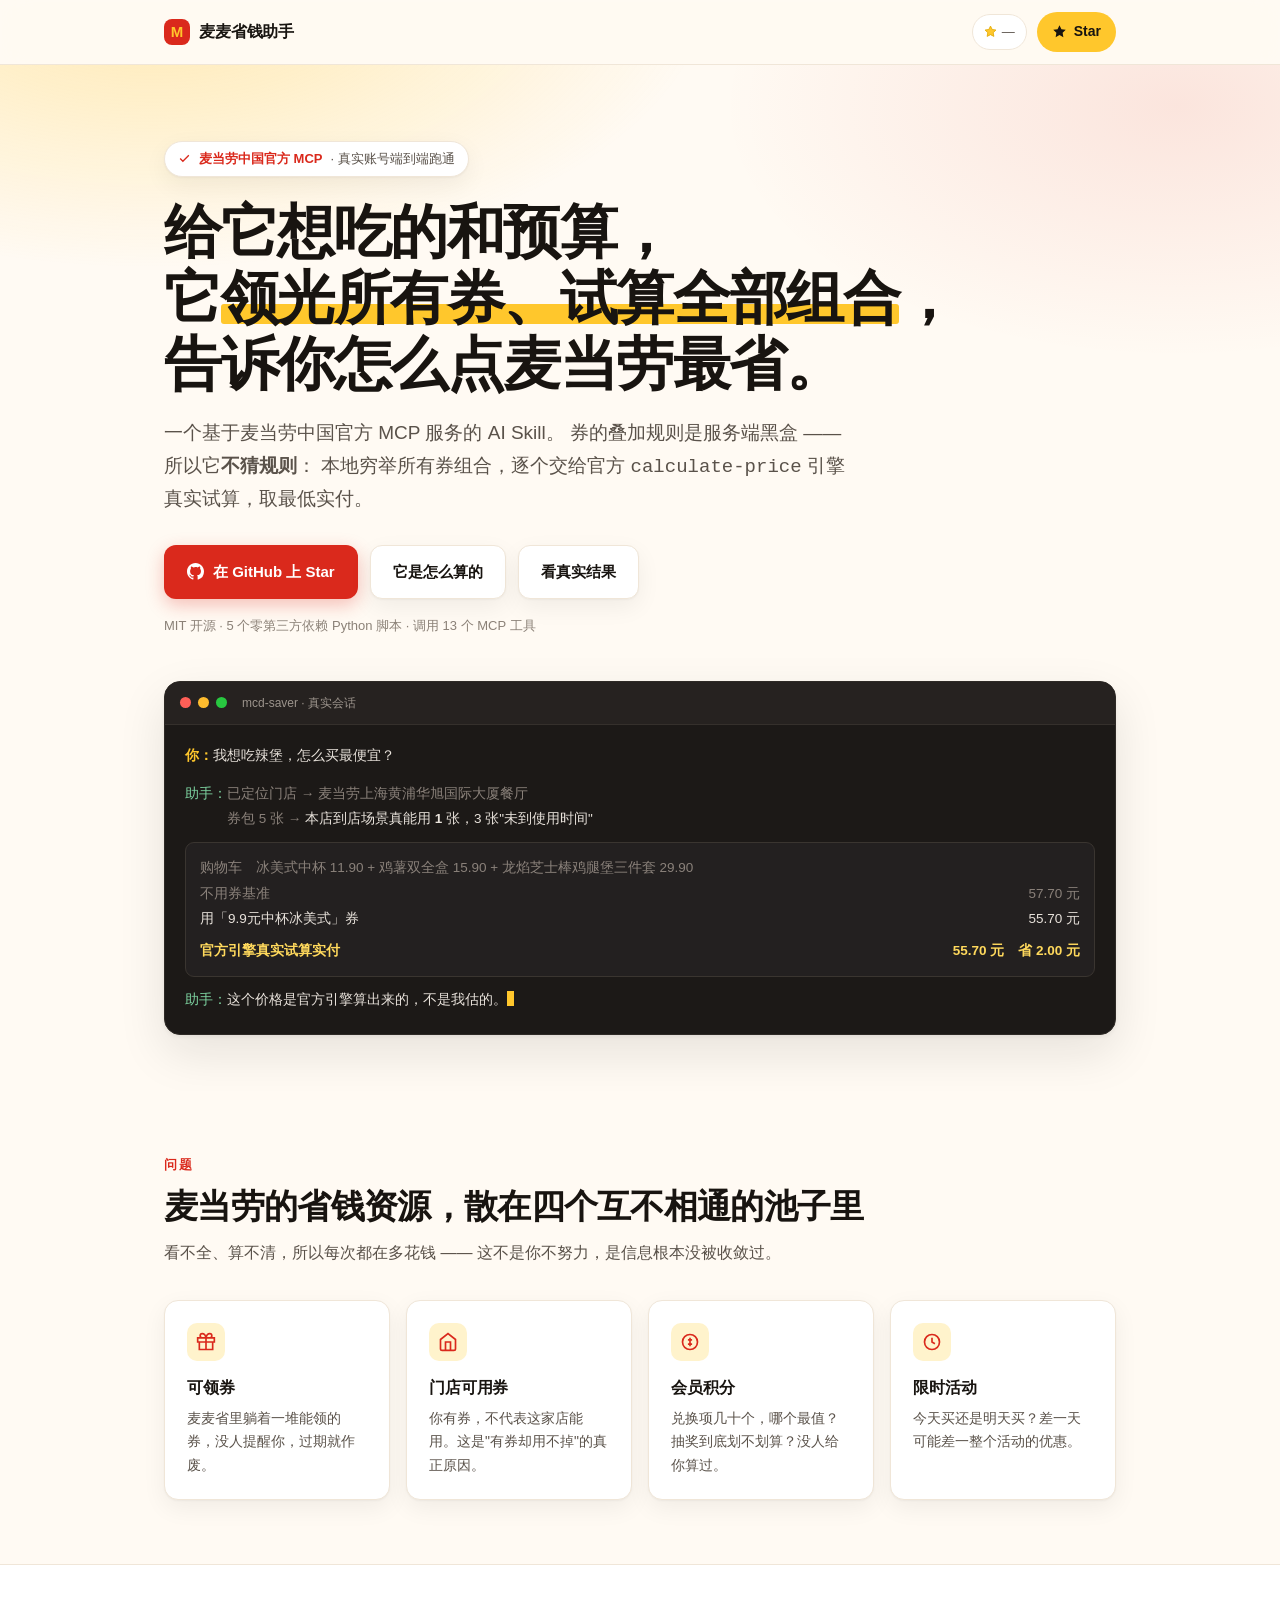
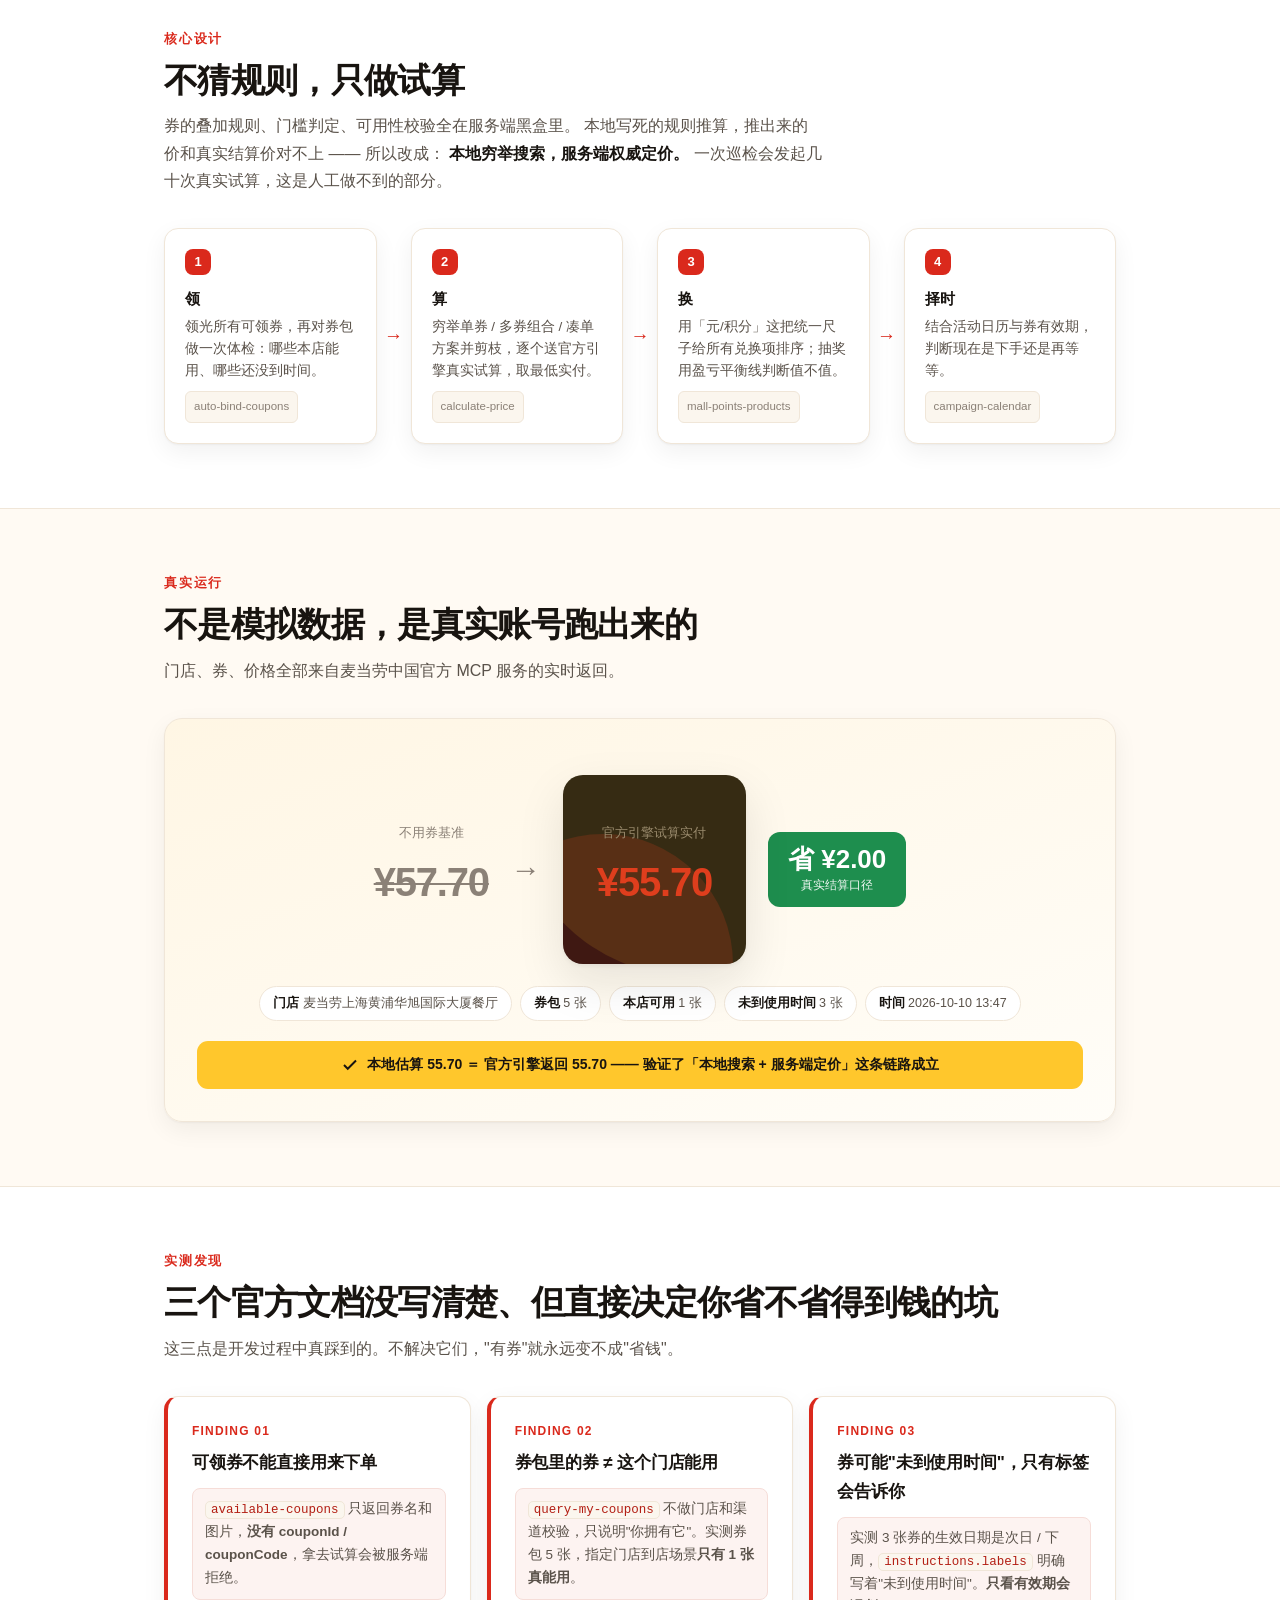
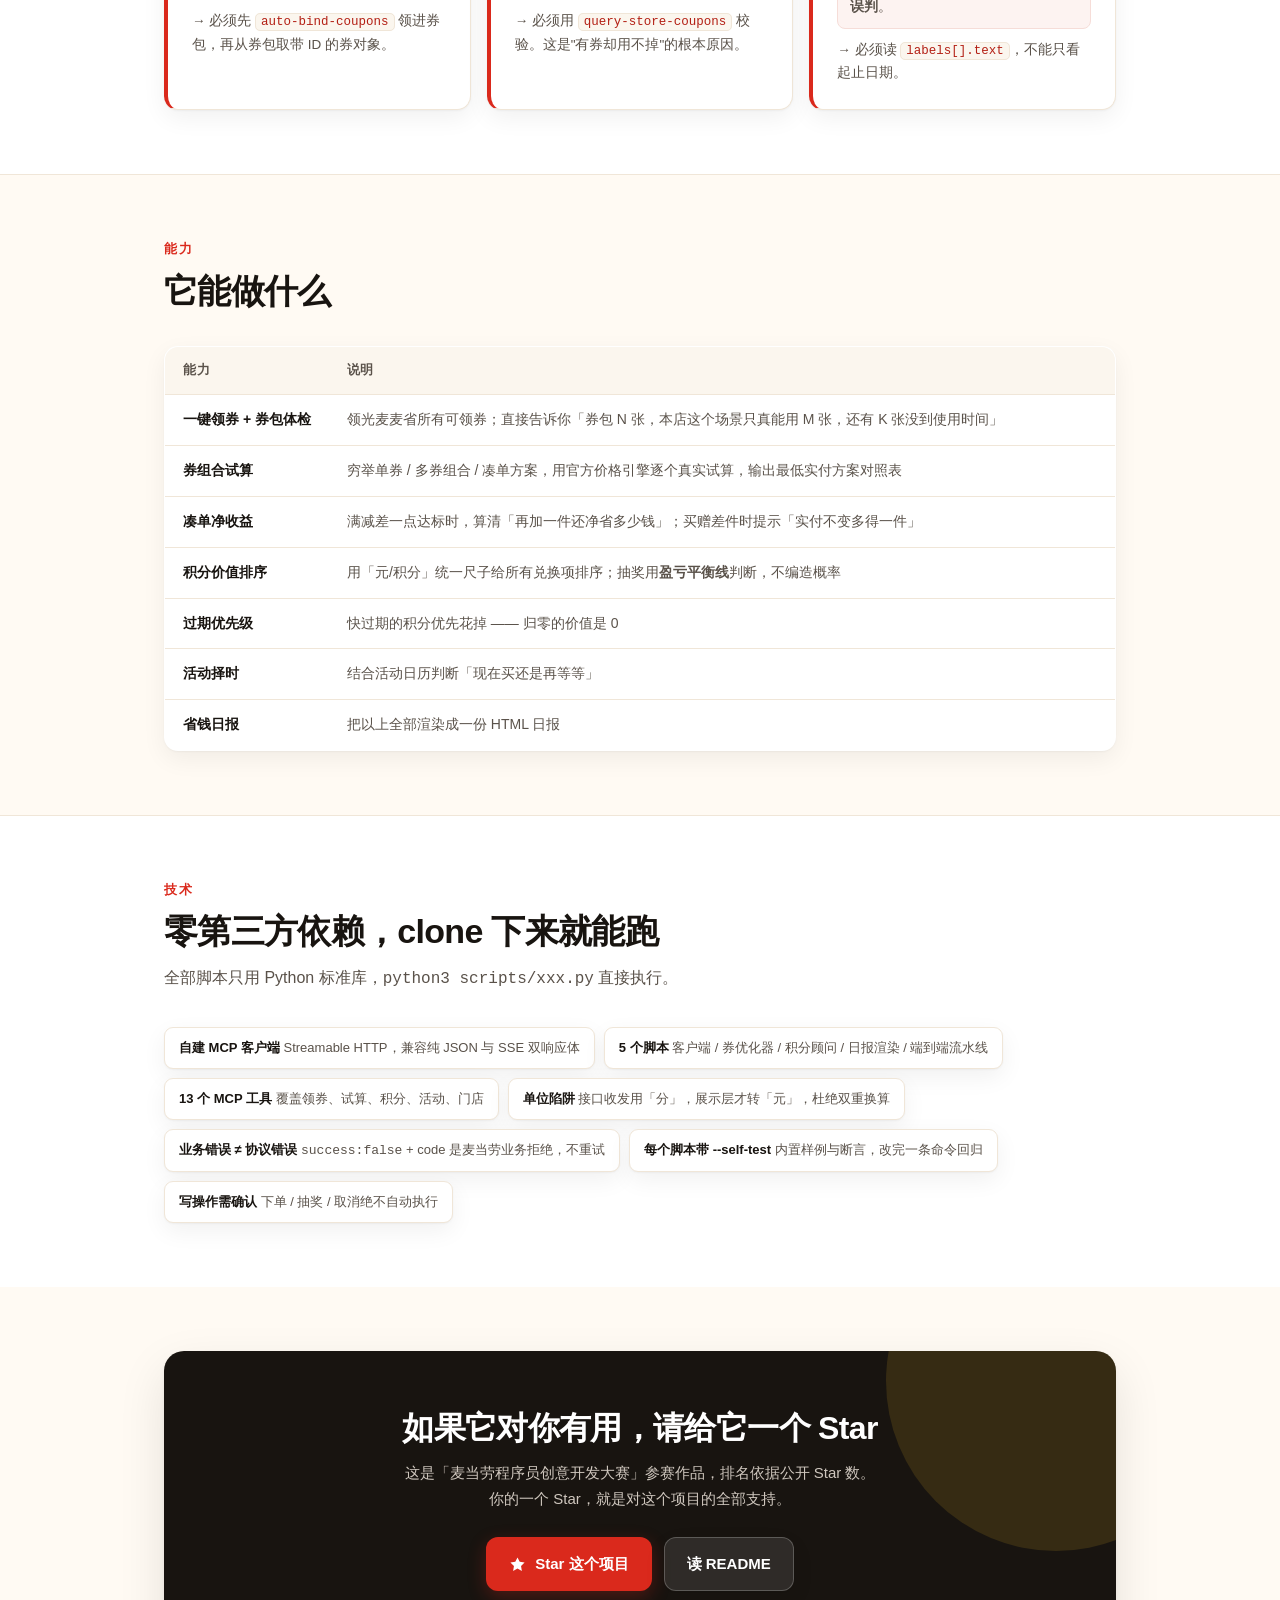
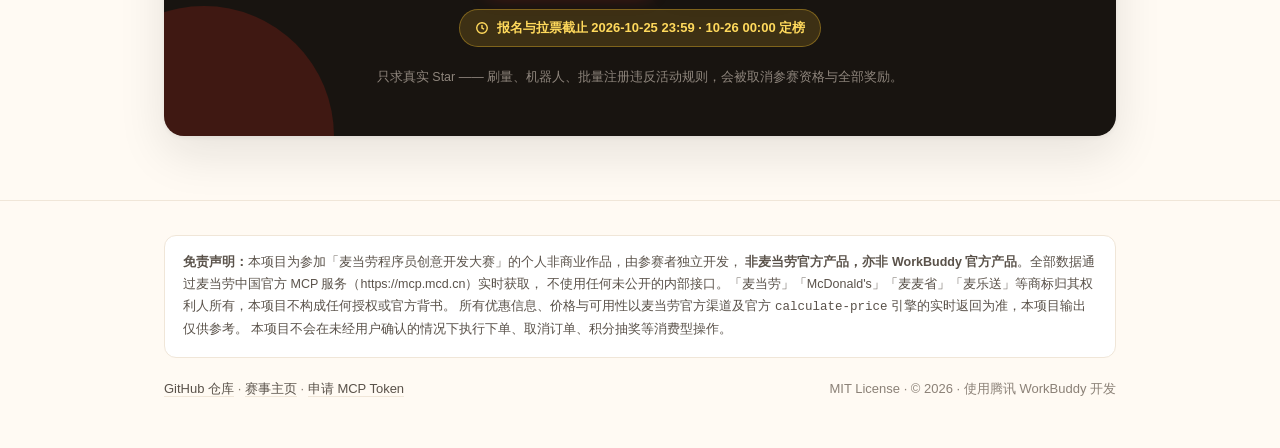
<file: docs/index.html>
<!DOCTYPE html>
<html lang="zh-CN">
<head>
<meta charset="UTF-8">
<meta name="viewport" content="width=device-width, initial-scale=1.0">
<title>麦麦省钱助手 mcd-saver —— 基于麦当劳官方 MCP 的省钱决策 Skill</title>
<meta name="description" content="给它想吃的和预算，它领光所有券、试算全部组合，告诉你怎么点麦当劳最省。基于麦当劳中国官方 MCP，本地穷举搜索 + 服务端权威定价。">
<meta property="og:title" content="麦麦省钱助手 mcd-saver">
<meta property="og:description" content="麦当劳的券叠加规则是服务端黑盒。所以它不猜规则——本地穷举组合，逐个交给官方价格引擎真实试算。">
<meta property="og:type" content="website">
<style>
:root{
  --red:#DA291C; --red-dark:#B31F14; --yellow:#FFC72C; --yellow-soft:#FFF3CC;
  --ink:#181410; --ink-2:#5A524A; --ink-3:#8B8177;
  --bg:#FFFAF3; --card:#FFFFFF; --line:#F0E6D8;
  --green:#1E8E4E;
  --shadow:0 1px 2px rgba(24,20,16,.04),0 8px 24px rgba(24,20,16,.06);
  --shadow-lg:0 2px 4px rgba(24,20,16,.05),0 18px 48px rgba(24,20,16,.10);
}
*{box-sizing:border-box;margin:0;padding:0}
html{scroll-behavior:smooth}
body{
  font-family:-apple-system,BlinkMacSystemFont,"Segoe UI","PingFang SC","Hiragino Sans GB","Microsoft YaHei",sans-serif;
  background:var(--bg); color:var(--ink); line-height:1.7;
  -webkit-font-smoothing:antialiased;
}
a{color:inherit;text-decoration:none}
.wrap{max-width:1000px;margin:0 auto;padding:0 24px}
code,.mono{font-family:"SF Mono",SFMono-Regular,ui-monospace,Menlo,Consolas,"Liberation Mono",monospace}

/* ---------- nav ---------- */
nav{position:sticky;top:0;z-index:50;background:rgba(255,250,243,.88);
  backdrop-filter:saturate(180%) blur(14px);border-bottom:1px solid var(--line)}
.nav-in{max-width:1000px;margin:0 auto;padding:12px 24px;display:flex;align-items:center;gap:14px}
.brand{display:flex;align-items:center;gap:9px;font-weight:800;letter-spacing:-.01em}
.brand .mark{width:26px;height:26px;border-radius:8px;background:var(--red);
  display:grid;place-items:center;color:var(--yellow);font-size:15px;font-weight:900}
.nav-r{margin-left:auto;display:flex;align-items:center;gap:10px}
.star-btn{display:inline-flex;align-items:center;gap:7px;background:var(--ink);color:#fff;
  padding:8px 15px;border-radius:999px;font-size:14px;font-weight:600;transition:.18s}
.star-btn:hover{background:#000;transform:translateY(-1px)}
.star-btn.yellow{background:var(--yellow);color:var(--ink)}
.star-btn.yellow:hover{background:#FFD95C}
.star-count{display:inline-flex;align-items:center;gap:5px;font-size:13px;color:var(--ink-2);
  border:1px solid var(--line);padding:6px 11px;border-radius:999px;background:#fff}

/* ---------- hero ---------- */
.hero{padding:76px 0 56px;position:relative;overflow:hidden}
.hero::before{content:"";position:absolute;inset:0;
  background:radial-gradient(900px 460px at 12% -8%,rgba(255,199,44,.34),transparent 62%),
             radial-gradient(760px 420px at 92% 4%,rgba(218,41,28,.10),transparent 60%);
  pointer-events:none}
.hero .wrap{position:relative}
.badge{display:inline-flex;align-items:center;gap:8px;background:#fff;border:1px solid var(--line);
  padding:6px 13px;border-radius:999px;font-size:13px;color:var(--ink-2);box-shadow:var(--shadow)}
.badge b{color:var(--red)}
h1{font-size:clamp(34px,6.2vw,58px);line-height:1.14;letter-spacing:-.025em;font-weight:850;margin:22px 0 0}
h1 .hl{position:relative;z-index:0}
h1 .hl::after{content:"";position:absolute;left:0;right:0;bottom:.10em;height:.34em;
  background:var(--yellow);z-index:-1;border-radius:3px}
.lede{font-size:clamp(16px,2.2vw,19px);color:var(--ink-2);margin-top:20px;max-width:690px}
.cta{display:flex;flex-wrap:wrap;gap:12px;margin-top:30px;align-items:center}
.btn{display:inline-flex;align-items:center;gap:9px;padding:13px 22px;border-radius:12px;
  font-weight:700;font-size:15px;transition:.18s;border:1px solid transparent}
.btn-primary{background:var(--red);color:#fff;box-shadow:0 6px 18px rgba(218,41,28,.28)}
.btn-primary:hover{background:var(--red-dark);transform:translateY(-2px);
  box-shadow:0 10px 26px rgba(218,41,28,.34)}
.btn-ghost{background:#fff;color:var(--ink);border-color:var(--line);box-shadow:var(--shadow)}
.btn-ghost:hover{border-color:var(--ink-3);transform:translateY(-2px)}
.note{font-size:13px;color:var(--ink-3);margin-top:16px}

/* ---------- terminal ---------- */
.term{margin-top:44px;background:#1C1917;border-radius:16px;overflow:hidden;
  box-shadow:var(--shadow-lg);border:1px solid #2E2A26}
.term-bar{display:flex;align-items:center;gap:7px;padding:11px 15px;background:#262220;border-bottom:1px solid #35302C}
.term-bar i{width:11px;height:11px;border-radius:50%;display:block}
.term-bar span{margin-left:8px;font-size:12px;color:#9C948C}
.term-body{padding:18px 20px 22px;font-size:13.5px;line-height:1.9;overflow-x:auto}
.t-line{white-space:pre-wrap;word-break:break-word}
.t-u{color:#FFC72C;font-weight:700}
.t-a{color:#E8E2DB}
.t-k{color:#7DD3A0}
.t-dim{color:#8A817A}
.t-box{border:1px solid #3A3530;border-radius:9px;padding:12px 14px;margin:10px 0;background:#232020}
.t-row{display:flex;justify-content:space-between;gap:16px}
.t-row.hi{color:#FFD95C;font-weight:700}
.cursor{display:inline-block;width:7px;height:15px;background:#FFC72C;vertical-align:-2px;
  animation:blink 1.1s step-end infinite}
@keyframes blink{50%{opacity:0}}

/* ---------- section ---------- */
section{padding:64px 0}
.sec-head{margin-bottom:34px}
.eyebrow{font-size:12.5px;font-weight:800;letter-spacing:.14em;color:var(--red);text-transform:uppercase}
h2{font-size:clamp(25px,3.6vw,34px);letter-spacing:-.02em;font-weight:820;margin-top:9px;line-height:1.25}
.sub{color:var(--ink-2);margin-top:11px;max-width:660px}

/* ---------- pain grid ---------- */
.grid{display:grid;gap:16px}
.g4{grid-template-columns:repeat(4,1fr)}
.g3{grid-template-columns:repeat(3,1fr)}
.g2{grid-template-columns:repeat(2,1fr)}
.card{background:var(--card);border:1px solid var(--line);border-radius:14px;padding:22px;
  box-shadow:var(--shadow);transition:.2s}
.card:hover{transform:translateY(-3px);box-shadow:var(--shadow-lg);border-color:#E4D6C2}
.card .ic{width:38px;height:38px;border-radius:10px;display:grid;place-items:center;margin-bottom:13px}
.card h3{font-size:16px;font-weight:750;margin-bottom:6px;letter-spacing:-.01em}
.card p{font-size:14px;color:var(--ink-2);line-height:1.65}
.pain .ic{background:var(--yellow-soft)}

/* ---------- flow ---------- */
.flow{display:flex;align-items:stretch;gap:0;flex-wrap:wrap}
.step{flex:1 1 180px;background:var(--card);border:1px solid var(--line);border-radius:14px;
  padding:20px;box-shadow:var(--shadow);position:relative}
.step .n{width:26px;height:26px;border-radius:8px;background:var(--red);color:#fff;
  display:grid;place-items:center;font-size:13px;font-weight:800;margin-bottom:11px}
.step h4{font-size:15px;font-weight:750;margin-bottom:5px}
.step p{font-size:13.5px;color:var(--ink-2);line-height:1.6}
.step .tool{margin-top:10px;font-size:11.5px;color:var(--ink-3);background:#FBF6EE;
  border:1px solid var(--line);border-radius:6px;padding:5px 8px;display:inline-block}
.arrow{display:grid;place-items:center;width:34px;color:var(--red);font-size:19px;font-weight:800;flex:0 0 34px}

/* ---------- proof ---------- */
.proof{background:linear-gradient(160deg,#FFF6E4,#FFFDF8);border:1px solid var(--line);
  border-radius:18px;padding:32px;box-shadow:var(--shadow)}
.cmp{display:flex;align-items:center;gap:22px;flex-wrap:wrap;justify-content:center;margin:24px 0 8px}
.price{text-align:center}
.price .lb{font-size:12.5px;color:var(--ink-3);margin-bottom:4px}
.price .v{font-size:40px;font-weight:850;letter-spacing:-.03em;font-variant-numeric:tabular-nums}
.price.base .v{color:var(--ink-3);text-decoration:line-through;text-decoration-thickness:2px}
.price.final .v{color:var(--red)}
.arrow2{font-size:30px;color:var(--ink-3)}
.save{background:var(--green);color:#fff;border-radius:12px;padding:12px 20px;text-align:center}
.save .v{font-size:26px;font-weight:850;line-height:1.2}
.save .lb{font-size:12px;opacity:.92}
.meta{display:flex;flex-wrap:wrap;gap:8px;margin-top:22px;justify-content:center}
.chip{background:#fff;border:1px solid var(--line);border-radius:999px;padding:6px 13px;
  font-size:12.5px;color:var(--ink-2)}
.chip b{color:var(--ink)}
.verified{display:flex;align-items:center;justify-content:center;gap:8px;margin-top:20px;
  background:var(--yellow);border-radius:11px;padding:12px 18px;font-size:14px;font-weight:650;
  color:var(--ink)}
.verified svg{flex:none}

/* ---------- findings ---------- */
.find{background:var(--card);border:1px solid var(--line);border-radius:14px;padding:24px;
  box-shadow:var(--shadow);border-left:4px solid var(--red)}
.find .no{font-size:12px;font-weight:800;color:var(--red);letter-spacing:.1em}
.find h3{font-size:17px;font-weight:780;margin:8px 0 10px;letter-spacing:-.01em}
.find .bad{font-size:13.5px;color:var(--ink-2);background:#FDF3F1;border-radius:8px;padding:9px 12px;
  border:1px solid #F6DDD8;margin-bottom:10px}
.find .fix{font-size:13.5px;color:var(--ink-2)}
.find .fix b{color:var(--green)}
.find code{background:#FBF6EE;border:1px solid var(--line);border-radius:5px;padding:1px 5px;
  font-size:12.5px;color:var(--red-dark)}

/* ---------- table ---------- */
.tbl{width:100%;border-collapse:collapse;background:var(--card);border:1px solid var(--line);
  border-radius:14px;overflow:hidden;box-shadow:var(--shadow);font-size:14px}
.tbl th{background:#FBF6EE;text-align:left;padding:13px 18px;font-size:12.5px;font-weight:800;
  color:var(--ink-2);letter-spacing:.04em;border-bottom:1px solid var(--line)}
.tbl td{padding:13px 18px;border-bottom:1px solid var(--line);vertical-align:top;color:var(--ink-2)}
.tbl tr:last-child td{border-bottom:none}
.tbl td:first-child{font-weight:650;color:var(--ink);white-space:nowrap}
.tbl td code{background:#FBF6EE;border:1px solid var(--line);border-radius:5px;padding:1px 5px;font-size:12.5px}

/* ---------- tech ---------- */
.tags{display:flex;flex-wrap:wrap;gap:9px;margin-top:6px}
.tag{background:#fff;border:1px solid var(--line);border-radius:9px;padding:9px 14px;
  font-size:13px;color:var(--ink-2);box-shadow:var(--shadow)}
.tag b{color:var(--ink);font-weight:700}

/* ---------- final cta ---------- */
.final{background:var(--ink);color:#fff;border-radius:20px;padding:48px 34px;text-align:center;
  box-shadow:var(--shadow-lg);position:relative;overflow:hidden}
.final::after{content:"";position:absolute;width:340px;height:340px;border-radius:50%;
  background:rgba(255,199,44,.13);right:-110px;top:-140px}
.final::before{content:"";position:absolute;width:260px;height:260px;border-radius:50%;
  background:rgba(218,41,28,.20);left:-90px;bottom:-130px}
.final>*{position:relative}
.final h2{color:#fff;font-size:clamp(24px,3.4vw,32px)}
.final p{color:#CFC7BE;margin-top:12px;font-size:15px}
.final .cta{justify-content:center;margin-top:26px}
.final .fine{font-size:12.5px;color:#8E857C;margin-top:20px}
.deadline{display:inline-flex;align-items:center;gap:8px;background:rgba(255,199,44,.16);
  border:1px solid rgba(255,199,44,.34);color:#FFD95C;border-radius:999px;padding:7px 15px;
  font-size:13px;font-weight:650;margin-top:18px}

/* ---------- footer ---------- */
footer{border-top:1px solid var(--line);padding:34px 0 48px;font-size:13px;color:var(--ink-3)}
footer a{color:var(--ink-2);border-bottom:1px solid var(--line)}
footer a:hover{color:var(--red);border-color:var(--red)}
.f-in{display:flex;justify-content:space-between;gap:18px;flex-wrap:wrap;align-items:flex-start}
.disclaim{background:#fff;border:1px solid var(--line);border-radius:12px;padding:16px 18px;
  margin-bottom:20px;font-size:12.5px;line-height:1.75;color:var(--ink-2)}

/* ---------- reveal ---------- */
.rv{opacity:0;transform:translateY(16px);transition:opacity .55s ease,transform .55s ease}
.rv.in{opacity:1;transform:none}

@media(max-width:860px){
  .g4{grid-template-columns:repeat(2,1fr)}
  .g3,.g2{grid-template-columns:1fr}
  .arrow{display:none}
  .step{margin-bottom:10px}
  .flow{gap:0}
  .hero{padding:52px 0 40px}
  section{padding:48px 0}
  .tbl td:first-child{white-space:normal}
  .nav-r .star-count{display:none}
}
@media(max-width:520px){
  .g4{grid-template-columns:1fr}
  .term-body{font-size:12.5px}
}
</style>
</head>
<body>

<nav>
  <div class="nav-in">
    <div class="brand"><span class="mark">M</span><span>麦麦省钱助手</span></div>
    <div class="nav-r">
      <span class="star-count" id="navStar">
        <svg width="13" height="13" viewBox="0 0 24 24" fill="#FFC72C" stroke="#E0A800" stroke-width="1.5"><path d="M12 2l3.09 6.26L22 9.27l-5 4.87 1.18 6.88L12 17.77l-6.18 3.25L7 14.14 2 9.27l6.91-1.01L12 2z"/></svg>
        <span id="navStarNum">—</span>
      </span>
      <a class="star-btn yellow" href="https://github.com/huangtianyu-shen/mcd-saver" target="_blank" rel="noopener">
        <svg width="15" height="15" viewBox="0 0 24 24" fill="currentColor"><path d="M12 2l3.09 6.26L22 9.27l-5 4.87 1.18 6.88L12 17.77l-6.18 3.25L7 14.14 2 9.27l6.91-1.01L12 2z"/></svg>
        Star
      </a>
    </div>
  </div>
</nav>

<!-- ============ HERO ============ -->
<header class="hero">
  <div class="wrap">
    <span class="badge">
      <svg width="13" height="13" viewBox="0 0 24 24" fill="none" stroke="#DA291C" stroke-width="2.4"><path d="M20 6L9 17l-5-5"/></svg>
      <b>麦当劳中国官方 MCP</b> · 真实账号端到端跑通
    </span>

    <h1>给它想吃的和预算，<br>它<span class="hl">领光所有券、试算全部组合</span>，<br>告诉你怎么点麦当劳最省。</h1>

    <p class="lede">
      一个基于麦当劳中国官方 MCP 服务的 AI Skill。
      券的叠加规则是服务端黑盒 —— 所以它<strong>不猜规则</strong>：
      本地穷举所有券组合，逐个交给官方 <code class="mono">calculate-price</code> 引擎真实试算，取最低实付。
    </p>

    <div class="cta">
      <a class="btn btn-primary" href="https://github.com/huangtianyu-shen/mcd-saver" target="_blank" rel="noopener">
        <svg width="17" height="17" viewBox="0 0 16 16" fill="currentColor"><path d="M8 0C3.58 0 0 3.58 0 8c0 3.54 2.29 6.53 5.47 7.59.4.07.55-.17.55-.38 0-.19-.01-.82-.01-1.49-2.01.37-2.53-.49-2.69-.94-.09-.23-.48-.94-.82-1.13-.28-.15-.68-.52-.01-.53.63-.01 1.08.58 1.23.82.72 1.21 1.87.87 2.33.66.07-.52.28-.87.51-1.07-1.78-.2-3.64-.89-3.64-3.95 0-.87.32-1.59.83-2.15-.08-.2-.36-1.02.08-2.12 0 0 .67-.21 2.2.82a7.4 7.4 0 012-.27c.68 0 1.36.09 2 .27 1.53-1.04 2.2-.82 2.2-.82.44 1.1.16 1.92.08 2.12.52.56.83 1.27.83 2.15 0 3.07-1.87 3.75-3.65 3.95.29.25.54.73.54 1.48 0 1.07-.01 1.93-.01 2.2 0 .21.15.46.55.38A8.01 8.01 0 0016 8c0-4.42-3.58-8-8-8z"/></svg>
        在 GitHub 上 Star
      </a>
      <a class="btn btn-ghost" href="#how">它是怎么算的</a>
      <a class="btn btn-ghost" href="#proof">看真实结果</a>
    </div>
    <p class="note">MIT 开源 · 5 个零第三方依赖 Python 脚本 · 调用 13 个 MCP 工具</p>

    <!-- terminal -->
    <div class="term">
      <div class="term-bar">
        <i style="background:#FF5F57"></i><i style="background:#FEBC2E"></i><i style="background:#28C840"></i>
        <span>mcd-saver · 真实会话</span>
      </div>
      <div class="term-body">
        <div class="t-line"><span class="t-u">你：</span><span class="t-a">我想吃辣堡，怎么买最便宜？</span></div>
        <div class="t-line" style="margin-top:12px"><span class="t-k">助手：</span><span class="t-dim">已定位门店 → 麦当劳上海黄浦华旭国际大厦餐厅</span></div>
        <div class="t-line"><span class="t-dim">　　　券包 5 张 →</span> <span class="t-a">本店到店场景真能用 <b>1</b> 张，3 张"未到使用时间"</span></div>
        <div class="t-box">
          <div class="t-row"><span class="t-dim">购物车　冰美式中杯 11.90 + 鸡薯双全盒 15.90 + 龙焰芝士棒鸡腿堡三件套 29.90</span></div>
          <div class="t-row"><span class="t-dim">不用券基准</span><span class="t-dim">57.70 元</span></div>
          <div class="t-row"><span class="t-a">用「9.9元中杯冰美式」券</span><span class="t-a">55.70 元</span></div>
          <div class="t-row hi" style="margin-top:6px"><span>官方引擎真实试算实付</span><span>55.70 元　省 2.00 元</span></div>
        </div>
        <div class="t-line"><span class="t-k">助手：</span><span class="t-a">这个价格是官方引擎算出来的，不是我估的。</span><span class="cursor"></span></div>
      </div>
    </div>
  </div>
</header>

<!-- ============ PAIN ============ -->
<section id="pain">
  <div class="wrap">
    <div class="sec-head rv">
      <div class="eyebrow">问题</div>
      <h2>麦当劳的省钱资源，散在四个互不相通的池子里</h2>
      <p class="sub">看不全、算不清，所以每次都在多花钱 —— 这不是你不努力，是信息根本没被收敛过。</p>
    </div>
    <div class="grid g4">
      <div class="card pain rv">
        <div class="ic"><svg width="20" height="20" viewBox="0 0 24 24" fill="none" stroke="#DA291C" stroke-width="2"><path d="M20 12v9H4v-9M2 7h20v5H2zM12 21V7M12 7H7.5a2.5 2.5 0 010-5C11 2 12 7 12 7zM12 7h4.5a2.5 2.5 0 000-5C13 2 12 7 12 7z"/></svg></div>
        <h3>可领券</h3>
        <p>麦麦省里躺着一堆能领的券，没人提醒你，过期就作废。</p>
      </div>
      <div class="card pain rv">
        <div class="ic"><svg width="20" height="20" viewBox="0 0 24 24" fill="none" stroke="#DA291C" stroke-width="2"><path d="M3 9l9-7 9 7v11a2 2 0 01-2 2H5a2 2 0 01-2-2z"/><path d="M9 22V12h6v10"/></svg></div>
        <h3>门店可用券</h3>
        <p>你有券，不代表这家店能用。这是"有券却用不掉"的真正原因。</p>
      </div>
      <div class="card pain rv">
        <div class="ic"><svg width="20" height="20" viewBox="0 0 24 24" fill="none" stroke="#DA291C" stroke-width="2"><circle cx="12" cy="12" r="9"/><path d="M12 7v10M9.5 9.5h5M9.5 14.5h5"/></svg></div>
        <h3>会员积分</h3>
        <p>兑换项几十个，哪个最值？抽奖到底划不划算？没人给你算过。</p>
      </div>
      <div class="card pain rv">
        <div class="ic"><svg width="20" height="20" viewBox="0 0 24 24" fill="none" stroke="#DA291C" stroke-width="2"><circle cx="12" cy="12" r="9"/><path d="M12 7v5l3.5 2"/></svg></div>
        <h3>限时活动</h3>
        <p>今天买还是明天买？差一天可能差一整个活动的优惠。</p>
      </div>
    </div>
  </div>
</section>

<!-- ============ HOW ============ -->
<section id="how" style="background:#fff;border-top:1px solid var(--line);border-bottom:1px solid var(--line)">
  <div class="wrap">
    <div class="sec-head rv">
      <div class="eyebrow">核心设计</div>
      <h2>不猜规则，只做试算</h2>
      <p class="sub">
        券的叠加规则、门槛判定、可用性校验全在服务端黑盒里。
        本地写死的规则推算，推出来的价和真实结算价对不上 —— 所以改成：
        <strong style="color:var(--ink)">本地穷举搜索，服务端权威定价。</strong>
        一次巡检会发起几十次真实试算，这是人工做不到的部分。
      </p>
    </div>
    <div class="flow rv">
      <div class="step">
        <div class="n">1</div><h4>领</h4>
        <p>领光所有可领券，再对券包做一次体检：哪些本店能用、哪些还没到时间。</p>
        <span class="tool">auto-bind-coupons</span>
      </div>
      <div class="arrow">→</div>
      <div class="step">
        <div class="n">2</div><h4>算</h4>
        <p>穷举单券 / 多券组合 / 凑单方案并剪枝，逐个送官方引擎真实试算，取最低实付。</p>
        <span class="tool">calculate-price</span>
      </div>
      <div class="arrow">→</div>
      <div class="step">
        <div class="n">3</div><h4>换</h4>
        <p>用「元/积分」这把统一尺子给所有兑换项排序；抽奖用盈亏平衡线判断值不值。</p>
        <span class="tool">mall-points-products</span>
      </div>
      <div class="arrow">→</div>
      <div class="step">
        <div class="n">4</div><h4>择时</h4>
        <p>结合活动日历与券有效期，判断现在是下手还是再等等。</p>
        <span class="tool">campaign-calendar</span>
      </div>
    </div>
  </div>
</section>

<!-- ============ PROOF ============ -->
<section id="proof">
  <div class="wrap">
    <div class="sec-head rv">
      <div class="eyebrow">真实运行</div>
      <h2>不是模拟数据，是真实账号跑出来的</h2>
      <p class="sub">门店、券、价格全部来自麦当劳中国官方 MCP 服务的实时返回。</p>
    </div>
    <div class="proof rv">
      <div class="cmp">
        <div class="price base">
          <div class="lb">不用券基准</div>
          <div class="v">¥57.70</div>
        </div>
        <div class="arrow2">→</div>
        <div class="price final">
          <div class="lb">官方引擎试算实付</div>
          <div class="v">¥55.70</div>
        </div>
        <div class="save">
          <div class="v">省 ¥2.00</div>
          <div class="lb">真实结算口径</div>
        </div>
      </div>
      <div class="meta">
        <span class="chip"><b>门店</b> 麦当劳上海黄浦华旭国际大厦餐厅</span>
        <span class="chip"><b>券包</b> 5 张</span>
        <span class="chip"><b>本店可用</b> 1 张</span>
        <span class="chip"><b>未到使用时间</b> 3 张</span>
        <span class="chip"><b>时间</b> 2026-10-10 13:47</span>
      </div>
      <div class="verified">
        <svg width="18" height="18" viewBox="0 0 24 24" fill="none" stroke="#181410" stroke-width="2.6"><path d="M20 6L9 17l-5-5"/></svg>
        本地估算 55.70 ＝ 官方引擎返回 55.70 —— 验证了「本地搜索 + 服务端定价」这条链路成立
      </div>
    </div>
  </div>
</section>

<!-- ============ FINDINGS ============ -->
<section id="findings" style="background:#fff;border-top:1px solid var(--line);border-bottom:1px solid var(--line)">
  <div class="wrap">
    <div class="sec-head rv">
      <div class="eyebrow">实测发现</div>
      <h2>三个官方文档没写清楚、但直接决定你省不省得到钱的坑</h2>
      <p class="sub">这三点是开发过程中真踩到的。不解决它们，"有券"就永远变不成"省钱"。</p>
    </div>
    <div class="grid g3">
      <div class="find rv">
        <div class="no">FINDING 01</div>
        <h3>可领券不能直接用来下单</h3>
        <div class="bad"><code>available-coupons</code> 只返回券名和图片，<b>没有 couponId / couponCode</b>，拿去试算会被服务端拒绝。</div>
        <div class="fix">→ 必须先 <code>auto-bind-coupons</code> 领进券包，再从券包取带 ID 的券对象。</div>
      </div>
      <div class="find rv">
        <div class="no">FINDING 02</div>
        <h3>券包里的券 ≠ 这个门店能用</h3>
        <div class="bad"><code>query-my-coupons</code> 不做门店和渠道校验，只说明"你拥有它"。实测券包 5 张，指定门店到店场景<b>只有 1 张真能用</b>。</div>
        <div class="fix">→ 必须用 <code>query-store-coupons</code> 校验。这是"有券却用不掉"的根本原因。</div>
      </div>
      <div class="find rv">
        <div class="no">FINDING 03</div>
        <h3>券可能"未到使用时间"，只有标签会告诉你</h3>
        <div class="bad">实测 3 张券的生效日期是次日 / 下周，<code>instructions.labels</code> 明确写着"未到使用时间"。<b>只看有效期会误判</b>。</div>
        <div class="fix">→ 必须读 <code>labels[].text</code>，不能只看起止日期。</div>
      </div>
    </div>
  </div>
</section>

<!-- ============ FEATURES ============ -->
<section id="features">
  <div class="wrap">
    <div class="sec-head rv">
      <div class="eyebrow">能力</div>
      <h2>它能做什么</h2>
    </div>
    <div class="rv">
      <table class="tbl">
        <thead><tr><th style="width:150px">能力</th><th>说明</th></tr></thead>
        <tbody>
          <tr><td>一键领券 + 券包体检</td><td>领光麦麦省所有可领券；直接告诉你「券包 N 张，本店这个场景只真能用 M 张，还有 K 张没到使用时间」</td></tr>
          <tr><td>券组合试算</td><td>穷举单券 / 多券组合 / 凑单方案，用官方价格引擎逐个真实试算，输出最低实付方案对照表</td></tr>
          <tr><td>凑单净收益</td><td>满减差一点达标时，算清「再加一件还净省多少钱」；买赠差件时提示「实付不变多得一件」</td></tr>
          <tr><td>积分价值排序</td><td>用「元/积分」统一尺子给所有兑换项排序；抽奖用<b>盈亏平衡线</b>判断，不编造概率</td></tr>
          <tr><td>过期优先级</td><td>快过期的积分优先花掉 —— 归零的价值是 0</td></tr>
          <tr><td>活动择时</td><td>结合活动日历判断「现在买还是再等等」</td></tr>
          <tr><td>省钱日报</td><td>把以上全部渲染成一份 HTML 日报</td></tr>
        </tbody>
      </table>
    </div>
  </div>
</section>

<!-- ============ TECH ============ -->
<section id="tech" style="background:#fff;border-top:1px solid var(--line)">
  <div class="wrap">
    <div class="sec-head rv">
      <div class="eyebrow">技术</div>
      <h2>零第三方依赖，clone 下来就能跑</h2>
      <p class="sub">全部脚本只用 Python 标准库，<code class="mono">python3 scripts/xxx.py</code> 直接执行。</p>
    </div>
    <div class="tags rv">
      <span class="tag"><b>自建 MCP 客户端</b> Streamable HTTP，兼容纯 JSON 与 SSE 双响应体</span>
      <span class="tag"><b>5 个脚本</b> 客户端 / 券优化器 / 积分顾问 / 日报渲染 / 端到端流水线</span>
      <span class="tag"><b>13 个 MCP 工具</b> 覆盖领券、试算、积分、活动、门店</span>
      <span class="tag"><b>单位陷阱</b> 接口收发用「分」，展示层才转「元」，杜绝双重换算</span>
      <span class="tag"><b>业务错误 ≠ 协议错误</b> <code>success:false</code> + code 是麦当劳业务拒绝，不重试</span>
      <span class="tag"><b>每个脚本带 --self-test</b> 内置样例与断言，改完一条命令回归</span>
      <span class="tag"><b>写操作需确认</b> 下单 / 抽奖 / 取消绝不自动执行</span>
    </div>
  </div>
</section>

<!-- ============ FINAL CTA ============ -->
<section id="star">
  <div class="wrap">
    <div class="final rv">
      <h2>如果它对你有用，请给它一个 Star</h2>
      <p>这是「麦当劳程序员创意开发大赛」参赛作品，排名依据公开 Star 数。<br>你的一个 Star，就是对这个项目的全部支持。</p>
      <div class="cta">
        <a class="btn btn-primary" href="https://github.com/huangtianyu-shen/mcd-saver" target="_blank" rel="noopener">
          <svg width="17" height="17" viewBox="0 0 24 24" fill="currentColor"><path d="M12 2l3.09 6.26L22 9.27l-5 4.87 1.18 6.88L12 17.77l-6.18 3.25L7 14.14 2 9.27l6.91-1.01L12 2z"/></svg>
          Star 这个项目
        </a>
        <a class="btn btn-ghost" href="https://github.com/huangtianyu-shen/mcd-saver#readme" target="_blank" rel="noopener" style="background:rgba(255,255,255,.10);color:#fff;border-color:rgba(255,255,255,.22)">
          读 README
        </a>
      </div>
      <div class="deadline">
        <svg width="14" height="14" viewBox="0 0 24 24" fill="none" stroke="currentColor" stroke-width="2.4"><circle cx="12" cy="12" r="9"/><path d="M12 7v5l3.5 2"/></svg>
        报名与拉票截止 2026-10-25 23:59 · 10-26 00:00 定榜
      </div>
      <p class="fine">只求真实 Star —— 刷量、机器人、批量注册违反活动规则，会被取消参赛资格与全部奖励。</p>
    </div>
  </div>
</section>

<footer>
  <div class="wrap">
    <div class="disclaim">
      <b>免责声明：</b>本项目为参加「麦当劳程序员创意开发大赛」的个人非商业作品，由参赛者独立开发，
      <b>非麦当劳官方产品，亦非 WorkBuddy 官方产品</b>。全部数据通过麦当劳中国官方 MCP 服务（https://mcp.mcd.cn）实时获取，
      不使用任何未公开的内部接口。「麦当劳」「McDonald's」「麦麦省」「麦乐送」等商标归其权利人所有，本项目不构成任何授权或官方背书。
      所有优惠信息、价格与可用性以麦当劳官方渠道及官方 <code class="mono">calculate-price</code> 引擎的实时返回为准，本项目输出仅供参考。
      本项目不会在未经用户确认的情况下执行下单、取消订单、积分抽奖等消费型操作。
    </div>
    <div class="f-in">
      <div>
        <a href="https://github.com/huangtianyu-shen/mcd-saver" target="_blank" rel="noopener">GitHub 仓库</a> ·
        <a href="https://github.com/M-China/mcd-developer-innovation-challenge" target="_blank" rel="noopener">赛事主页</a> ·
        <a href="https://open.mcd.cn/mcp" target="_blank" rel="noopener">申请 MCP Token</a>
      </div>
      <div>MIT License · © 2026 · 使用腾讯 WorkBuddy 开发</div>
    </div>
  </div>
</footer>

<script>
// 渐入动画
const io = new IntersectionObserver((es) => {
  es.forEach(e => { if (e.isIntersecting) { e.target.classList.add('in'); io.unobserve(e.target); } });
}, { threshold: 0.12, rootMargin: '0px 0px -40px 0px' });
document.querySelectorAll('.rv').forEach(el => io.observe(el));

// 拉真实 Star 数（失败则降级为 —）
fetch('https://api.github.com/repos/huangtianyu-shen/mcd-saver')
  .then(r => r.ok ? r.json() : Promise.reject())
  .then(d => {
    const n = d.stargazers_count;
    if (typeof n === 'number') {
      document.getElementById('navStarNum').textContent = n;
    }
  })
  .catch(() => {});
</script>
</body>
</html>
</file>
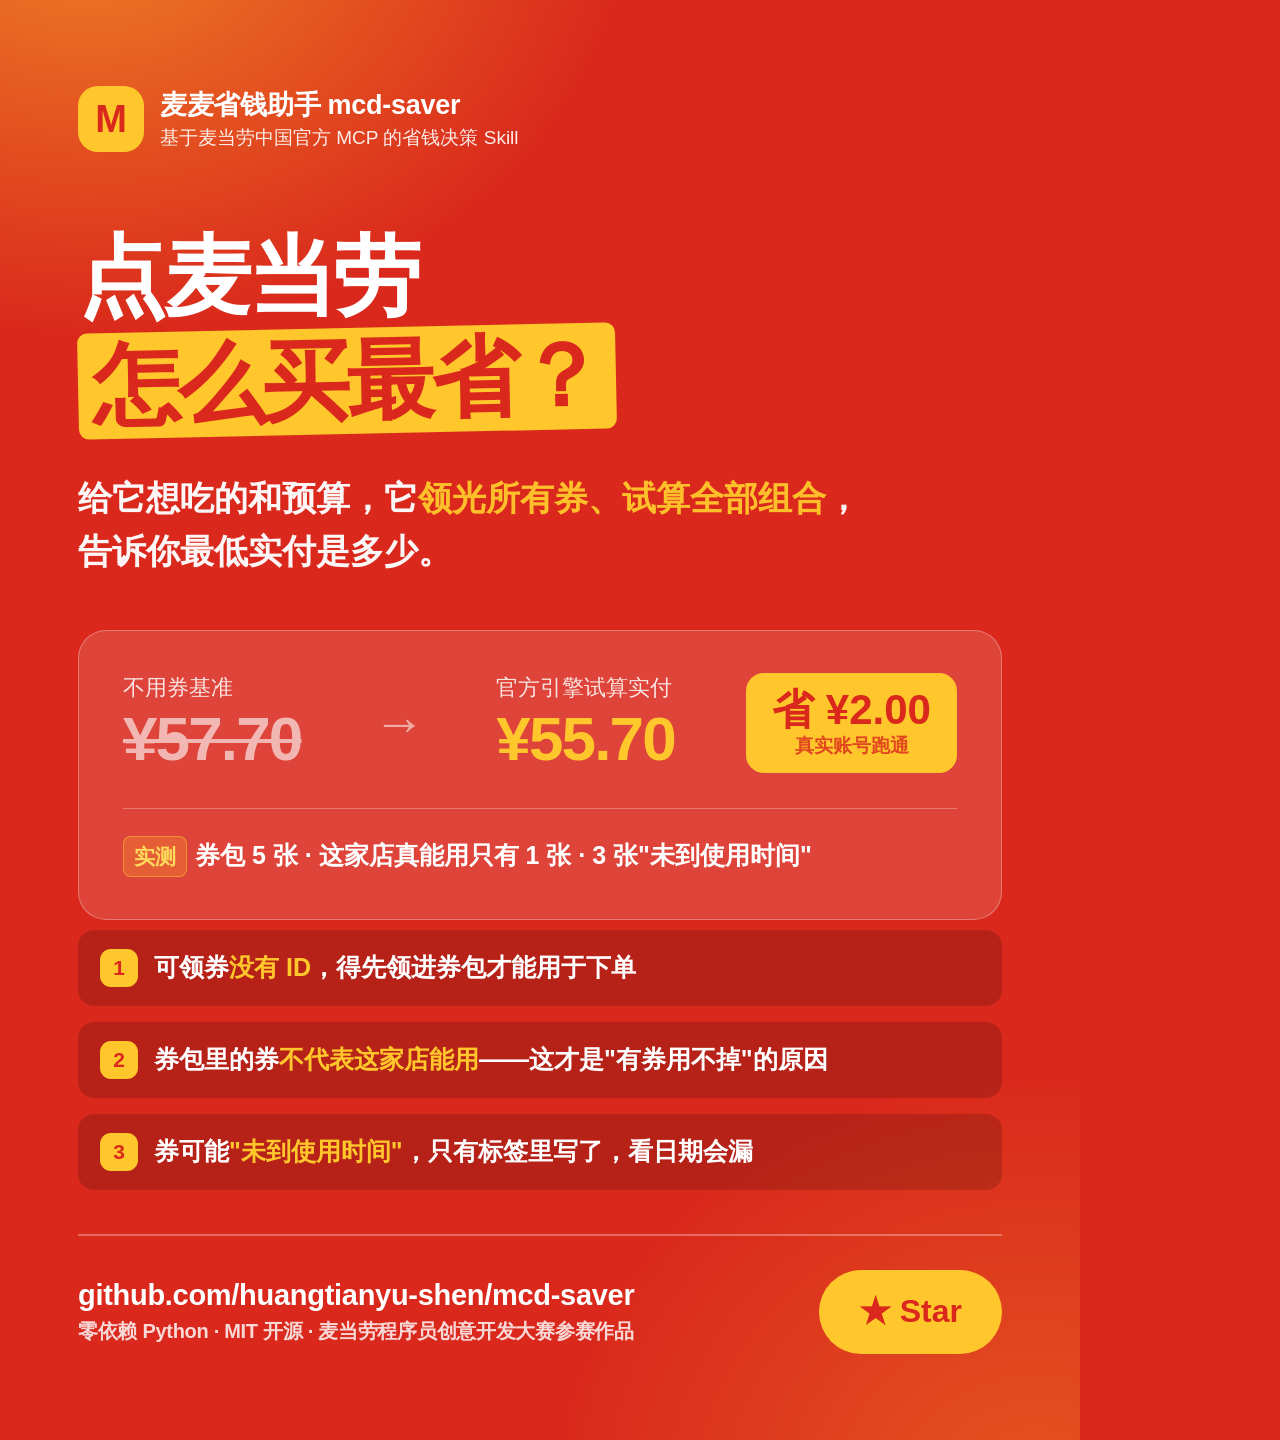
<file: assets/poster-xiaohongshu.src.html>
<!DOCTYPE html>
<html lang="zh-CN"><head><meta charset="UTF-8">
<style>
*{margin:0;padding:0;box-sizing:border-box}
body{width:1080px;height:1440px;overflow:hidden;background:#DA291C;
  font-family:"Microsoft YaHei","PingFang SC","Hiragino Sans GB",sans-serif;
  position:relative;color:#fff}
.bg{position:absolute;inset:0;
  background:radial-gradient(900px 700px at 8% -6%,rgba(255,199,44,.55),transparent 60%),
             radial-gradient(800px 700px at 96% 104%,rgba(255,199,44,.28),transparent 60%)}
.pad{position:relative;padding:86px 78px;height:100%;display:flex;flex-direction:column}
.top{display:flex;align-items:center;gap:16px}
.logo{width:66px;height:66px;border-radius:20px;background:#FFC72C;display:grid;place-items:center;
  font-size:38px;font-weight:900;color:#DA291C;flex:none}
.top .t1{font-size:27px;font-weight:800;letter-spacing:-.01em}
.top .t2{font-size:19px;opacity:.9;margin-top:2px}
h1{font-size:88px;line-height:1.16;font-weight:900;letter-spacing:-.035em;margin-top:74px}
h1 em{font-style:normal;background:#FFC72C;color:#DA291C;padding:2px 14px;border-radius:10px;
  display:inline-block;transform:rotate(-1.2deg)}
.lede{font-size:34px;line-height:1.55;margin-top:38px;opacity:.96;font-weight:600}
.lede b{color:#FFC72C}
.card{margin-top:52px;background:rgba(255,255,255,.13);border:1.5px solid rgba(255,255,255,.30);
  border-radius:28px;padding:42px 44px;backdrop-filter:blur(4px)}
.row{display:flex;align-items:center;justify-content:space-between;gap:20px}
.blk .lb{font-size:22px;opacity:.85}
.blk .v{font-size:62px;font-weight:900;letter-spacing:-.03em;line-height:1.15;
  font-variant-numeric:tabular-nums}
.blk.base .v{opacity:.62;text-decoration:line-through;text-decoration-thickness:4px}
.blk.fin .v{color:#FFC72C}
.ar{font-size:52px;opacity:.55}
.save{background:#FFC72C;color:#DA291C;border-radius:18px;padding:14px 26px;text-align:center;flex:none}
.save .v{font-size:42px;font-weight:900;line-height:1.1}
.save .lb{font-size:19px;font-weight:700;opacity:.8}
.divider{height:1px;background:rgba(255,255,255,.28);margin:34px 0 26px}
.stamp{font-size:25px;font-weight:700;line-height:1.6}
.stamp span{display:inline-block;background:rgba(255,199,44,.20);border:1px solid rgba(255,199,44,.5);
  color:#FFD95C;border-radius:8px;padding:3px 10px;font-size:21px;font-weight:800;margin-right:8px}
.finds{margin-top:auto;display:flex;flex-direction:column;gap:16px}
.fi{display:flex;gap:16px;align-items:flex-start;background:rgba(0,0,0,.16);border-radius:16px;
  padding:19px 22px}
.fi .n{background:#FFC72C;color:#DA291C;width:38px;height:38px;border-radius:11px;flex:none;
  display:grid;place-items:center;font-size:21px;font-weight:900}
.fi .tx{font-size:25px;line-height:1.5;font-weight:600}
.fi .tx b{color:#FFC72C}
.bot{margin-top:44px;border-top:2px solid rgba(255,255,255,.30);padding-top:34px;
  display:flex;align-items:center;justify-content:space-between}
.url{font-size:29px;font-weight:800;letter-spacing:-.01em}
.url small{display:block;font-size:20px;font-weight:600;opacity:.82;margin-top:6px}
.star{background:#FFC72C;color:#DA291C;border-radius:999px;padding:20px 40px;font-size:32px;
  font-weight:900;display:flex;align-items:center;gap:12px;flex:none}
</style></head>
<body>
<div class="bg"></div>
<div class="pad">
  <div class="top">
    <div class="logo">M</div>
    <div>
      <div class="t1">麦麦省钱助手 mcd-saver</div>
      <div class="t2">基于麦当劳中国官方 MCP 的省钱决策 Skill</div>
    </div>
  </div>

  <h1>点麦当劳<br><em>怎么买最省？</em></h1>

  <p class="lede">给它想吃的和预算，它<b>领光所有券、试算全部组合</b>，<br>告诉你最低实付是多少。</p>

  <div class="card">
    <div class="row">
      <div class="blk base"><div class="lb">不用券基准</div><div class="v">¥57.70</div></div>
      <div class="ar">→</div>
      <div class="blk fin"><div class="lb">官方引擎试算实付</div><div class="v">¥55.70</div></div>
      <div class="save"><div class="v">省 ¥2.00</div><div class="lb">真实账号跑通</div></div>
    </div>
    <div class="divider"></div>
    <div class="stamp"><span>实测</span>券包 5 张 · 这家店真能用只有 1 张 · 3 张"未到使用时间"</div>
  </div>

  <div class="finds">
    <div class="fi"><div class="n">1</div><div class="tx">可领券<b>没有 ID</b>，得先领进券包才能用于下单</div></div>
    <div class="fi"><div class="n">2</div><div class="tx">券包里的券<b>不代表这家店能用</b>——这才是"有券用不掉"的原因</div></div>
    <div class="fi"><div class="n">3</div><div class="tx">券可能<b>"未到使用时间"</b>，只有标签里写了，看日期会漏</div></div>
  </div>

  <div class="bot">
    <div class="url">github.com/huangtianyu-shen/mcd-saver
      <small>零依赖 Python · MIT 开源 · 麦当劳程序员创意开发大赛参赛作品</small>
    </div>
    <div class="star">★ Star</div>
  </div>
</div>
</body></html>
</file>
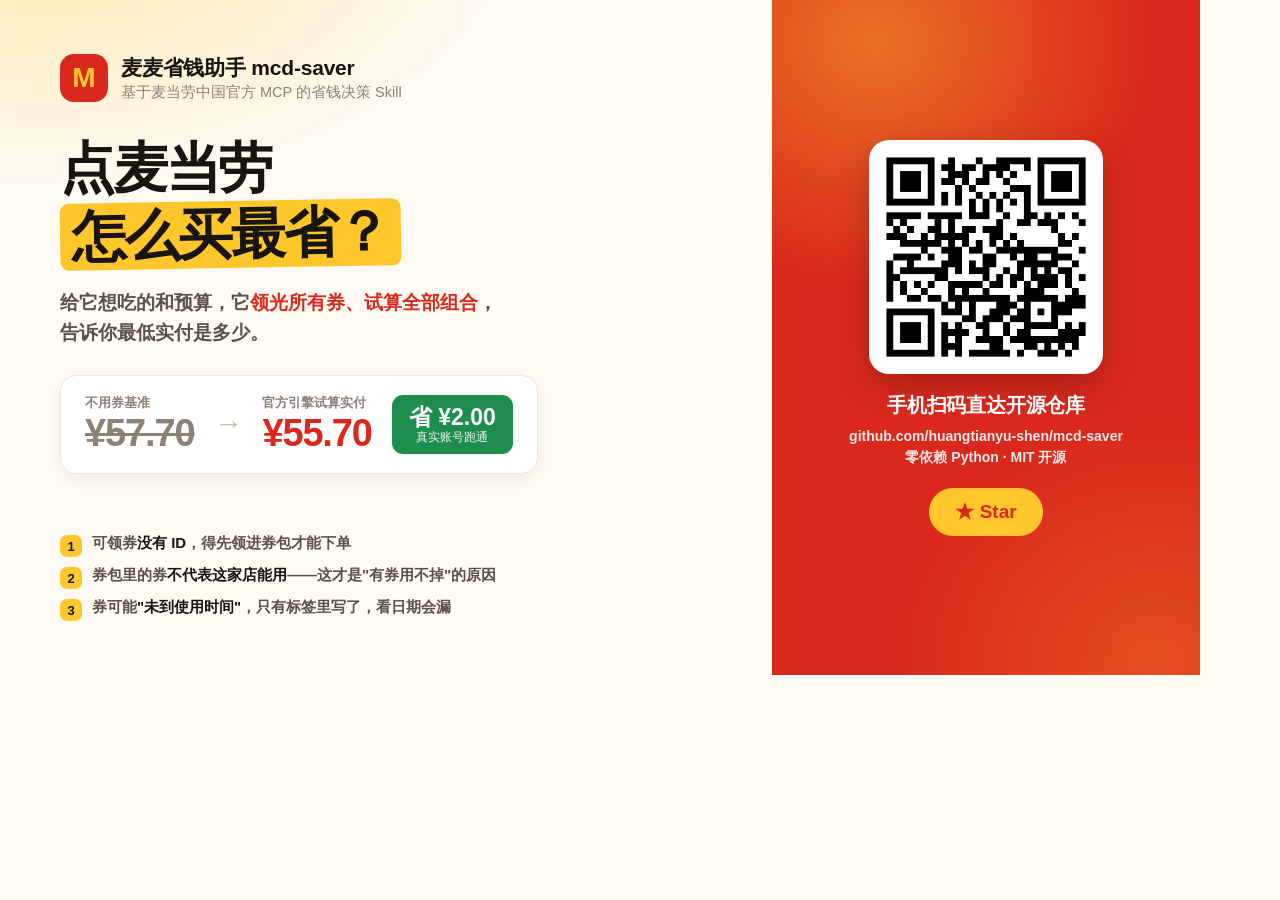
<file: assets/qq-card.src.html>
<!DOCTYPE html>
<html lang="zh-CN"><head><meta charset="UTF-8">
<style>
*{margin:0;padding:0;box-sizing:border-box}
body{width:1200px;height:675px;overflow:hidden;background:#FFFAF3;
  font-family:"Microsoft YaHei","PingFang SC","Hiragino Sans GB",sans-serif;color:#181410;
  position:relative;display:flex}
.bg{position:absolute;inset:0;
  background:radial-gradient(760px 420px at 4% -10%,rgba(255,199,44,.34),transparent 62%)}
.left{width:772px;padding:54px 0 54px 60px;display:flex;flex-direction:column;position:relative;z-index:2}
.brand{display:flex;align-items:center;gap:13px}
.logo{width:48px;height:48px;border-radius:14px;background:#DA291C;display:grid;place-items:center;
  color:#FFC72C;font-size:28px;font-weight:900;flex:none}
.brand .t1{font-size:21px;font-weight:800;letter-spacing:-.01em}
.brand .t2{font-size:14.5px;color:#8B8177;margin-top:1px}
h1{font-size:55px;line-height:1.18;font-weight:900;letter-spacing:-.04em;margin-top:34px}
h1 em{font-style:normal;background:#FFC72C;padding:1px 12px;border-radius:9px;display:inline-block;
  transform:rotate(-1deg)}
.sub{font-size:19px;line-height:1.6;color:#5A524A;margin-top:20px;font-weight:600;max-width:640px}
.sub b{color:#DA291C}
.data{margin-top:26px;display:flex;align-items:center;gap:20px;
  background:#fff;border:1px solid #F0E6D8;border-radius:16px;padding:18px 24px;
  box-shadow:0 6px 20px rgba(24,20,16,.06);width:fit-content}
.d-blk .lb{font-size:13px;color:#8B8177;font-weight:600}
.d-blk .v{font-size:38px;font-weight:900;letter-spacing:-.03em;line-height:1.15;
  font-variant-numeric:tabular-nums}
.d-blk.base .v{color:#8B8177;text-decoration:line-through;text-decoration-thickness:2.5px}
.d-blk.fin .v{color:#DA291C}
.d-ar{font-size:28px;color:#C4B8A8}
.d-save{background:#1E8E4E;color:#fff;border-radius:11px;padding:9px 17px;text-align:center;flex:none}
.d-save .v{font-size:23px;font-weight:900;line-height:1.15}
.d-save .lb{font-size:11.5px;opacity:.92}
.finds{margin-top:auto;display:flex;flex-direction:column;gap:9px}
.fi{display:flex;gap:10px;align-items:flex-start;font-size:15px;color:#5A524A;font-weight:600}
.fi .n{background:#FFC72C;color:#181410;width:22px;height:22px;border-radius:7px;flex:none;
  display:grid;place-items:center;font-size:13px;font-weight:900;margin-top:1px}
.fi b{color:#181410}
.right{flex:1;background:#DA291C;position:relative;overflow:hidden;
  display:flex;flex-direction:column;align-items:center;justify-content:center;padding:0 42px;color:#fff}
.right .glow{position:absolute;inset:0;
  background:radial-gradient(430px 380px at 24% 6%,rgba(255,199,44,.46),transparent 64%),
             radial-gradient(420px 380px at 90% 98%,rgba(255,199,44,.24),transparent 62%)}
.right>*{position:relative}
.qr-wrap{background:#fff;border-radius:20px;padding:14px;box-shadow:0 12px 34px rgba(0,0,0,.22)}
.qr-wrap img{width:206px;height:206px;display:block}
.qr-tip{font-size:20px;font-weight:800;margin-top:18px;text-align:center;letter-spacing:-.01em}
.qr-sub{font-size:14px;opacity:.9;margin-top:7px;text-align:center;font-weight:600;line-height:1.5}
.star{margin-top:20px;background:#FFC72C;color:#DA291C;border-radius:999px;padding:11px 26px;
  font-size:19px;font-weight:900;display:flex;align-items:center;gap:9px}
</style></head>
<body>
<div class="bg"></div>
<div class="left">
  <div class="brand">
    <div class="logo">M</div>
    <div>
      <div class="t1">麦麦省钱助手 mcd-saver</div>
      <div class="t2">基于麦当劳中国官方 MCP 的省钱决策 Skill</div>
    </div>
  </div>

  <h1>点麦当劳<br><em>怎么买最省？</em></h1>

  <p class="sub">给它想吃的和预算，它<b>领光所有券、试算全部组合</b>，<br>告诉你最低实付是多少。</p>

  <div class="data">
    <div class="d-blk base"><div class="lb">不用券基准</div><div class="v">¥57.70</div></div>
    <div class="d-ar">→</div>
    <div class="d-blk fin"><div class="lb">官方引擎试算实付</div><div class="v">¥55.70</div></div>
    <div class="d-save"><div class="v">省 ¥2.00</div><div class="lb">真实账号跑通</div></div>
  </div>

  <div class="finds">
    <div class="fi"><span class="n">1</span><span>可领券<b>没有 ID</b>，得先领进券包才能下单</span></div>
    <div class="fi"><span class="n">2</span><span>券包里的券<b>不代表这家店能用</b>——这才是"有券用不掉"的原因</span></div>
    <div class="fi"><span class="n">3</span><span>券可能<b>"未到使用时间"</b>，只有标签里写了，看日期会漏</span></div>
  </div>
</div>

<div class="right">
  <div class="glow"></div>
  <div class="qr-wrap"><img src="qrcode.png" alt="GitHub 仓库二维码"></div>
  <div class="qr-tip">手机扫码直达开源仓库</div>
  <div class="qr-sub">github.com/huangtianyu-shen/mcd-saver<br>零依赖 Python · MIT 开源</div>
  <div class="star">★ Star</div>
</div>
</body></html>
</file>
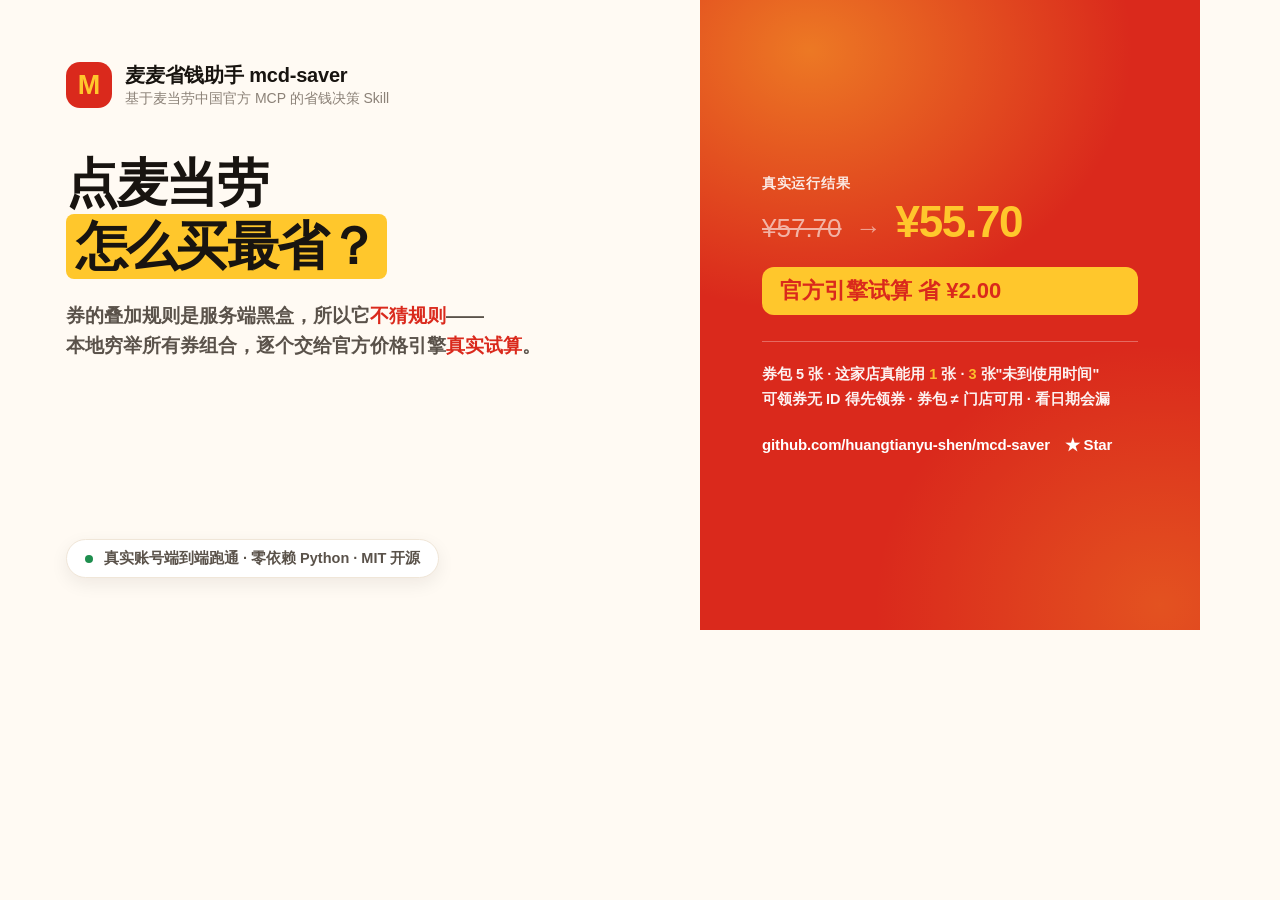
<file: assets/share-card.src.html>
<!DOCTYPE html>
<html lang="zh-CN"><head><meta charset="UTF-8">
<style>
*{margin:0;padding:0;box-sizing:border-box}
body{width:1200px;height:630px;overflow:hidden;background:#FFFAF3;
  font-family:"Microsoft YaHei","PingFang SC","Hiragino Sans GB",sans-serif;color:#181410;
  position:relative;display:flex}
.left{width:700px;padding:62px 0 62px 66px;display:flex;flex-direction:column;position:relative;z-index:2}
.right{flex:1;background:#DA291C;position:relative;overflow:hidden;
  display:flex;flex-direction:column;justify-content:center;padding:0 62px;color:#fff}
.right .glow{position:absolute;inset:0;
  background:radial-gradient(520px 420px at 22% 8%,rgba(255,199,44,.50),transparent 62%),
             radial-gradient(460px 420px at 92% 96%,rgba(255,199,44,.26),transparent 62%)}
.right>*{position:relative}
.brand{display:flex;align-items:center;gap:13px}
.logo{width:46px;height:46px;border-radius:14px;background:#DA291C;display:grid;place-items:center;
  color:#FFC72C;font-size:27px;font-weight:900;flex:none}
.brand .t1{font-size:20px;font-weight:800;letter-spacing:-.01em}
.brand .t2{font-size:14px;color:#8B8177;margin-top:1px}
h1{font-size:52px;line-height:1.2;font-weight:900;letter-spacing:-.035em;margin-top:44px}
h1 em{font-style:normal;background:#FFC72C;padding:1px 10px;border-radius:8px;display:inline-block}
.sub{font-size:19px;line-height:1.6;color:#5A524A;margin-top:22px;max-width:560px;font-weight:600}
.sub b{color:#DA291C}
.r-lb{font-size:14px;opacity:.88;font-weight:700;letter-spacing:.05em}
.r-big{font-size:54px;font-weight:900;letter-spacing:-.03em;line-height:1.12;margin-top:6px;
  font-variant-numeric:tabular-nums}
.r-row{display:flex;align-items:baseline;gap:14px;margin-top:4px}
.r-row .old{font-size:26px;opacity:.6;text-decoration:line-through;text-decoration-thickness:2px}
.r-row .new{font-size:44px;font-weight:900;color:#FFC72C;letter-spacing:-.03em}
.r-save{display:inline-block;background:#FFC72C;color:#DA291C;border-radius:12px;
  padding:9px 18px;font-size:22px;font-weight:900;margin-top:20px}
.r-line{height:1px;background:rgba(255,255,255,.30);margin:26px 0 20px}
.r-fine{font-size:14.5px;line-height:1.75;opacity:.94;font-weight:600}
.r-fine b{color:#FFC72C}
.r-url{font-size:15px;font-weight:800;margin-top:24px;letter-spacing:-.01em}
.strip{position:absolute;left:66px;bottom:52px;display:flex;align-items:center;gap:11px;
  background:#fff;border:1px solid #F0E6D8;border-radius:999px;padding:9px 18px;
  font-size:14.5px;font-weight:700;color:#5A524A;box-shadow:0 6px 18px rgba(24,20,16,.07)}
.strip .d{width:8px;height:8px;border-radius:50%;background:#1E8E4E}
</style></head>
<body>
  <div class="left">
    <div class="brand">
      <div class="logo">M</div>
      <div>
        <div class="t1">麦麦省钱助手 mcd-saver</div>
        <div class="t2">基于麦当劳中国官方 MCP 的省钱决策 Skill</div>
      </div>
    </div>
    <h1>点麦当劳<br><em>怎么买最省？</em></h1>
    <p class="sub">券的叠加规则是服务端黑盒，所以它<b>不猜规则</b>——<br>本地穷举所有券组合，逐个交给官方价格引擎<b>真实试算</b>。</p>
    <div class="strip"><span class="d"></span>真实账号端到端跑通 · 零依赖 Python · MIT 开源</div>
  </div>

  <div class="right">
    <div class="glow"></div>
    <div class="r-lb">真实运行结果</div>
    <div class="r-row"><span class="old">¥57.70</span><span style="opacity:.5;font-size:26px">→</span><span class="new">¥55.70</span></div>
    <div class="r-save">官方引擎试算 省 ¥2.00</div>
    <div class="r-line"></div>
    <div class="r-fine">券包 5 张 · 这家店真能用 <b>1</b> 张 · <b>3</b> 张"未到使用时间"<br>可领券无 ID 得先领券 · 券包 ≠ 门店可用 · 看日期会漏</div>
    <div class="r-url">github.com/huangtianyu-shen/mcd-saver　★ Star</div>
  </div>
</body></html>
</file>
